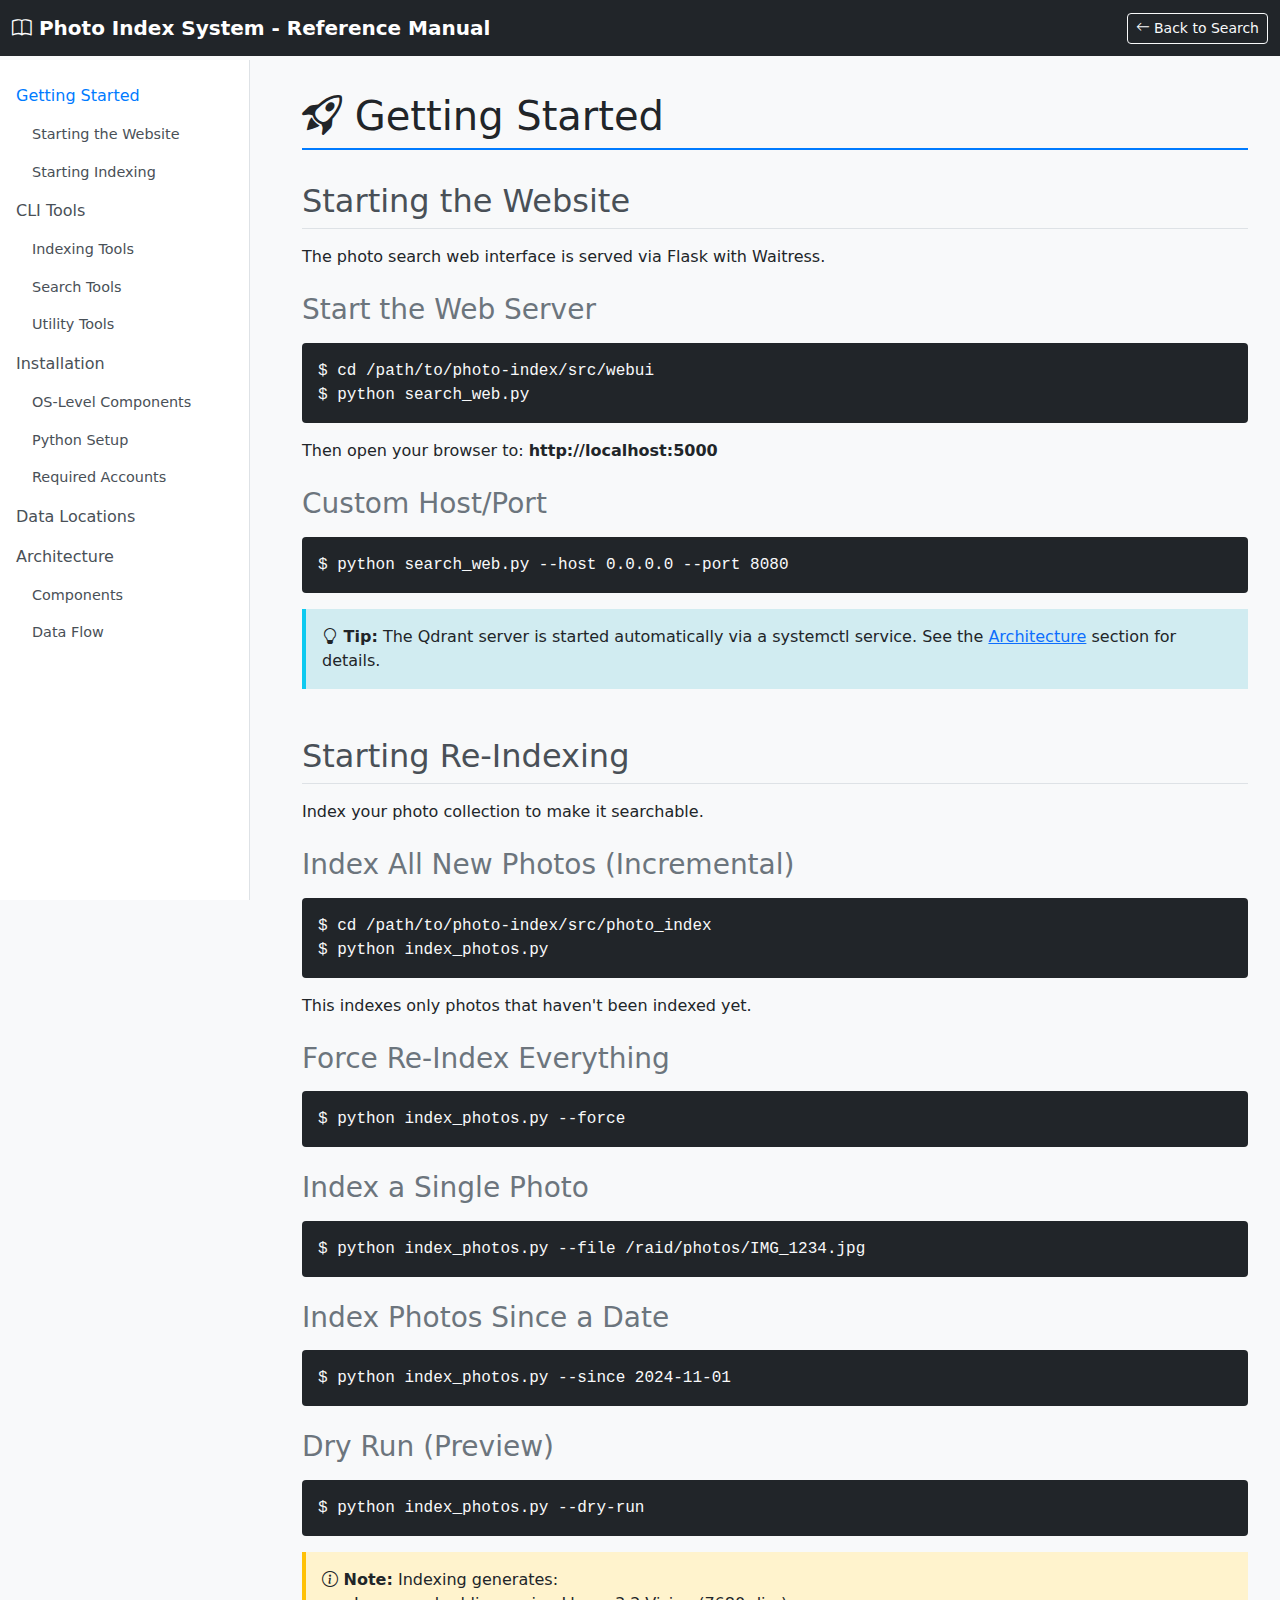
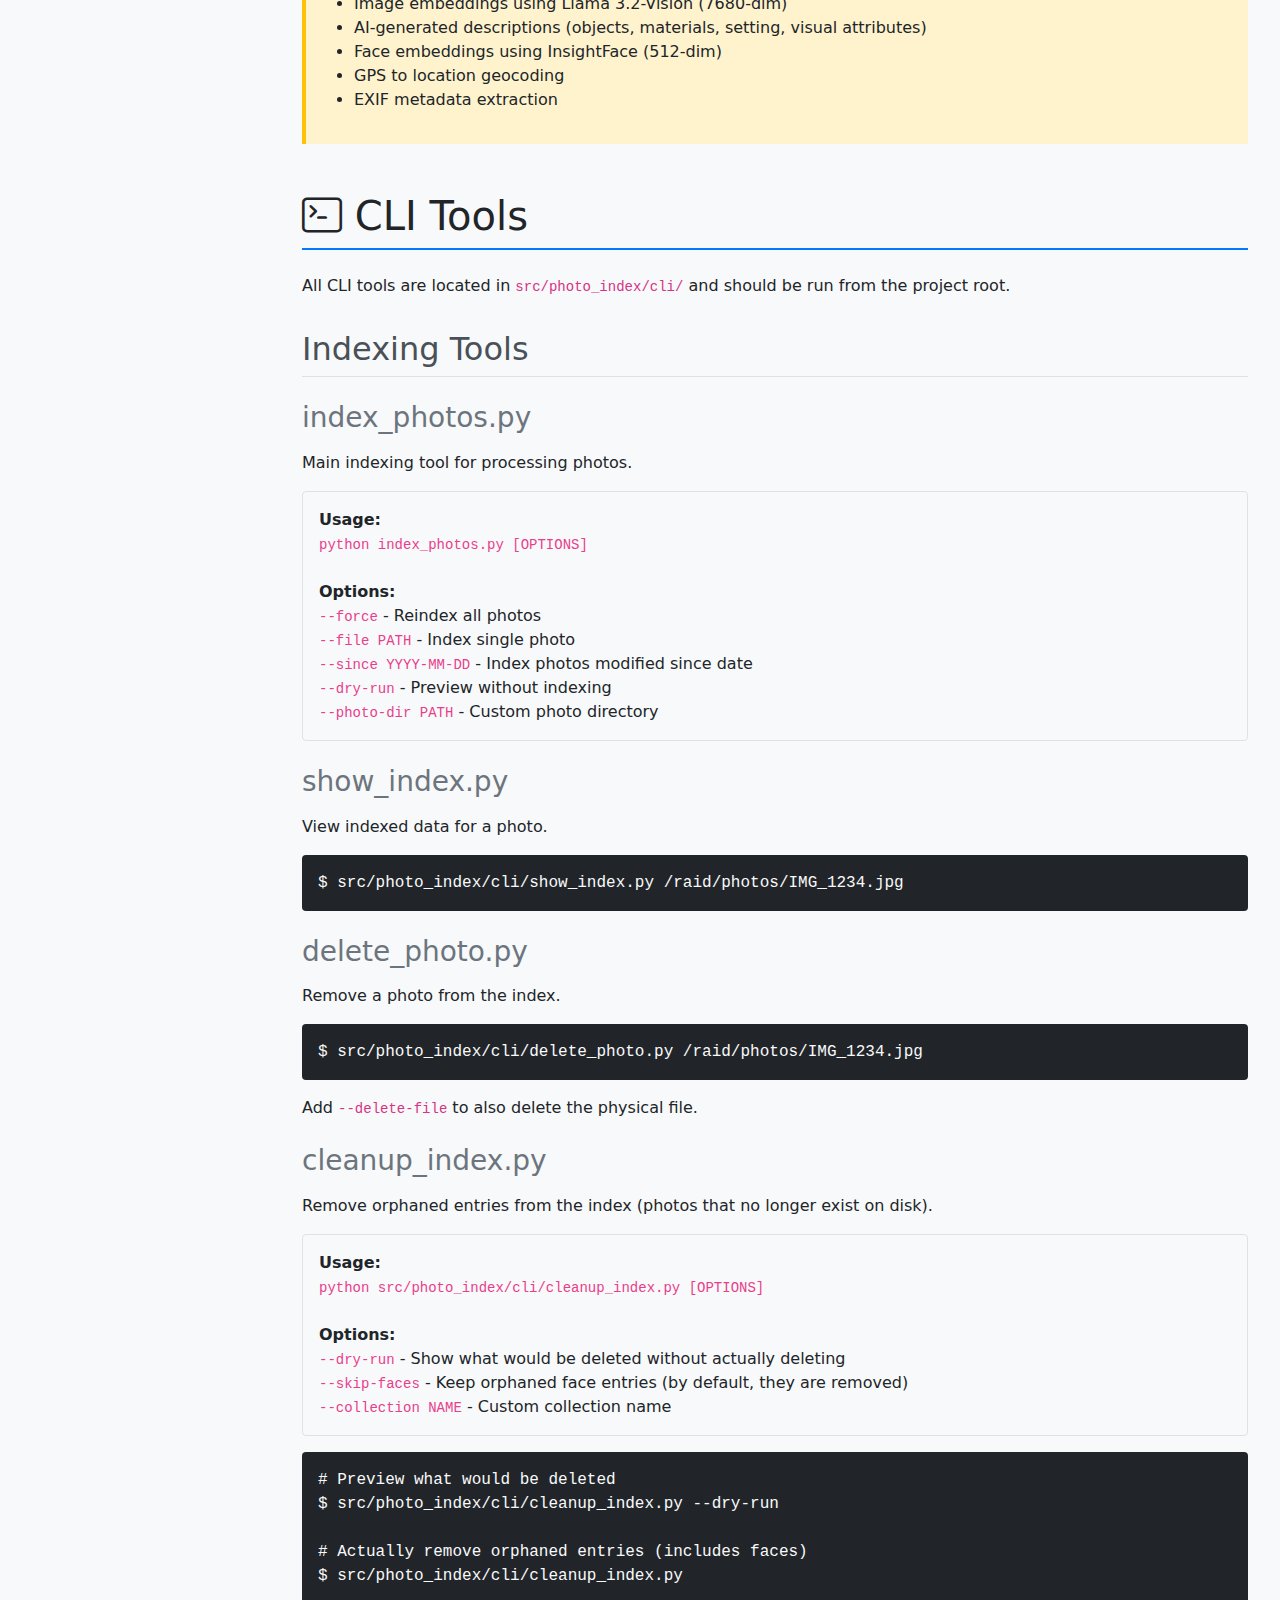
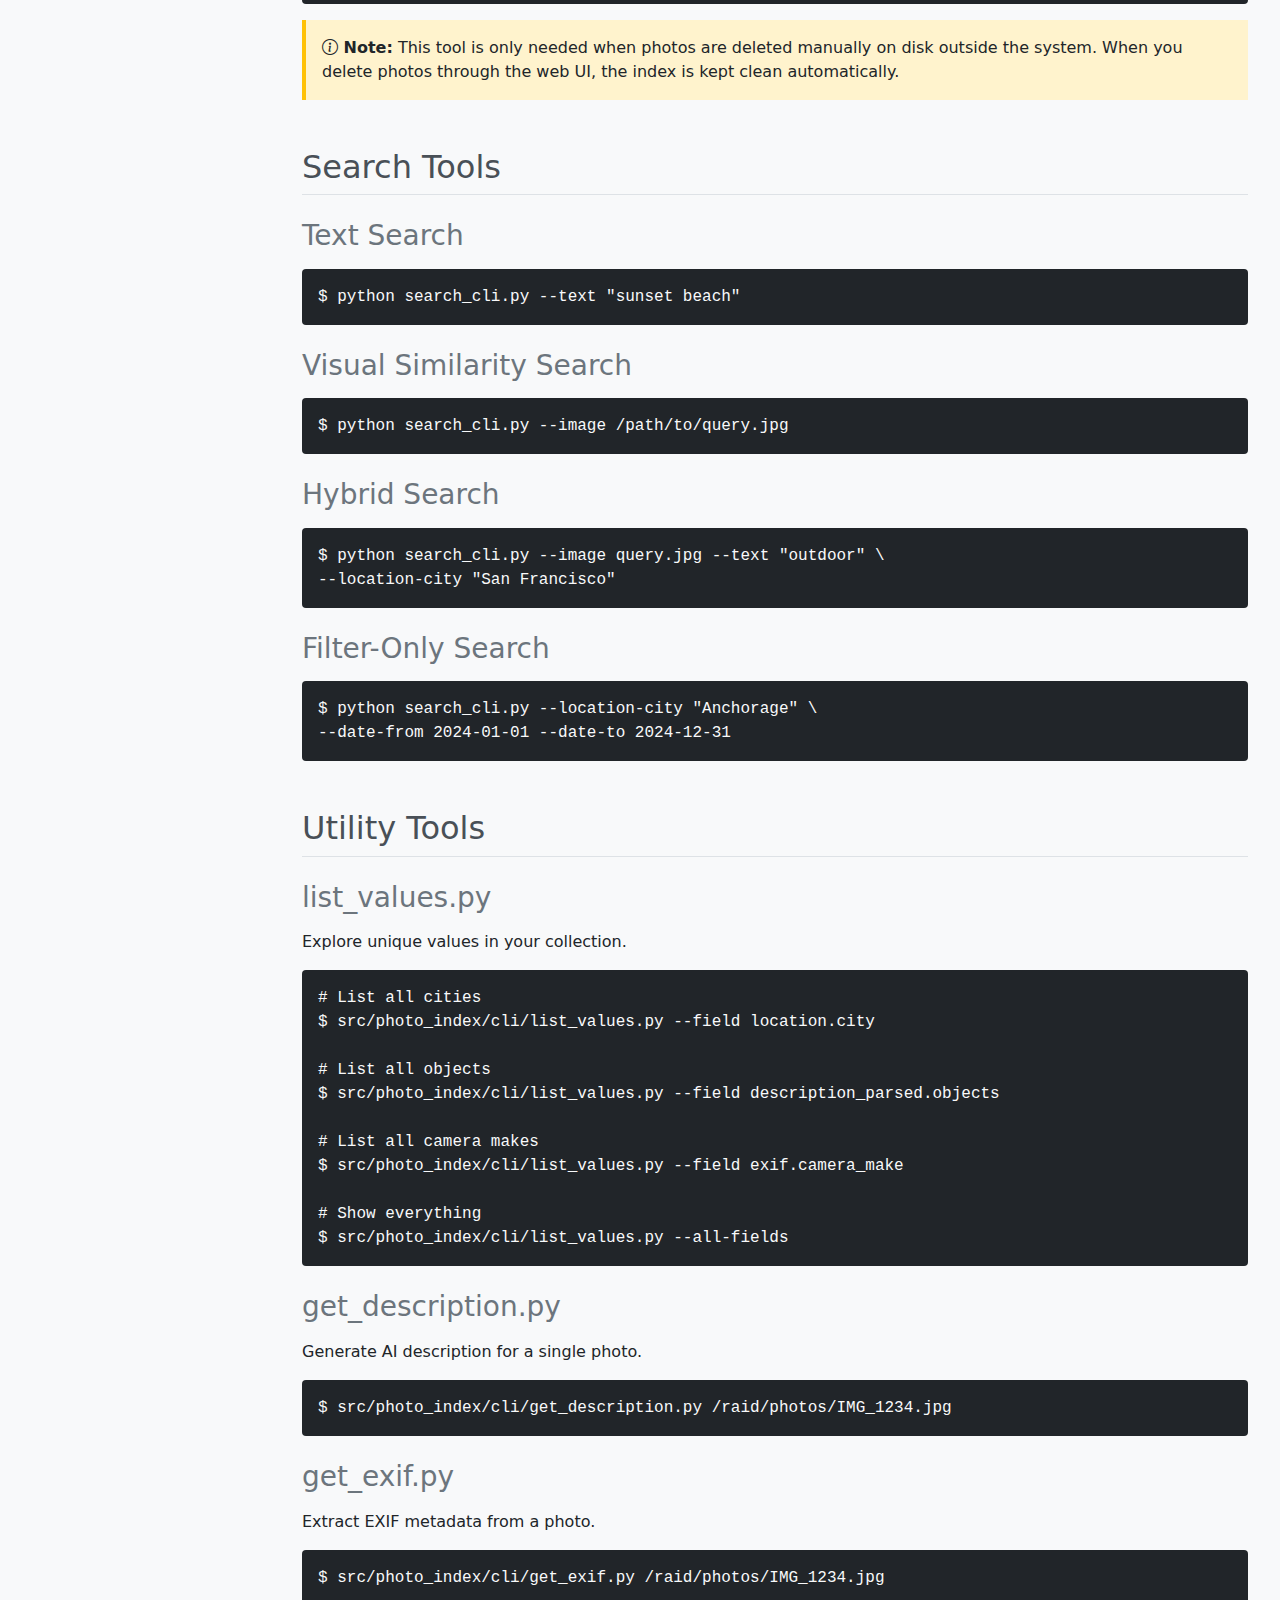
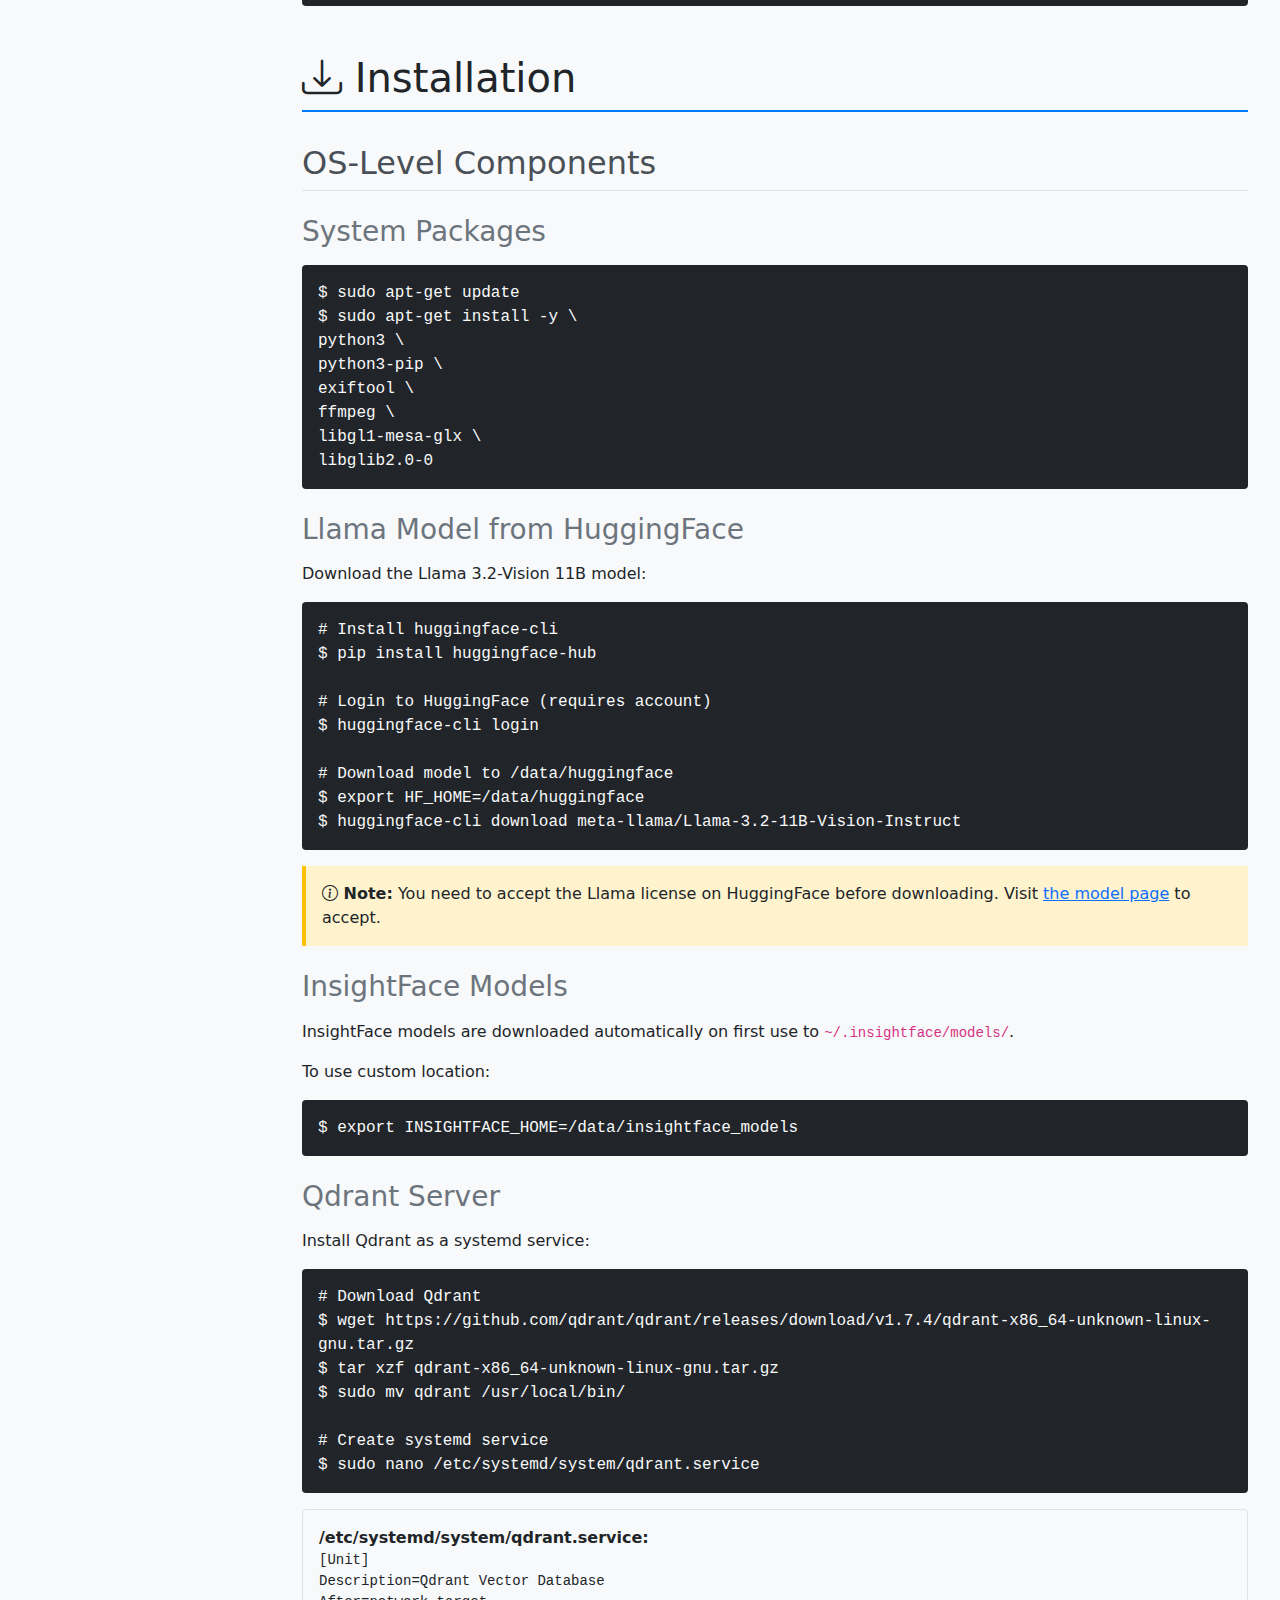
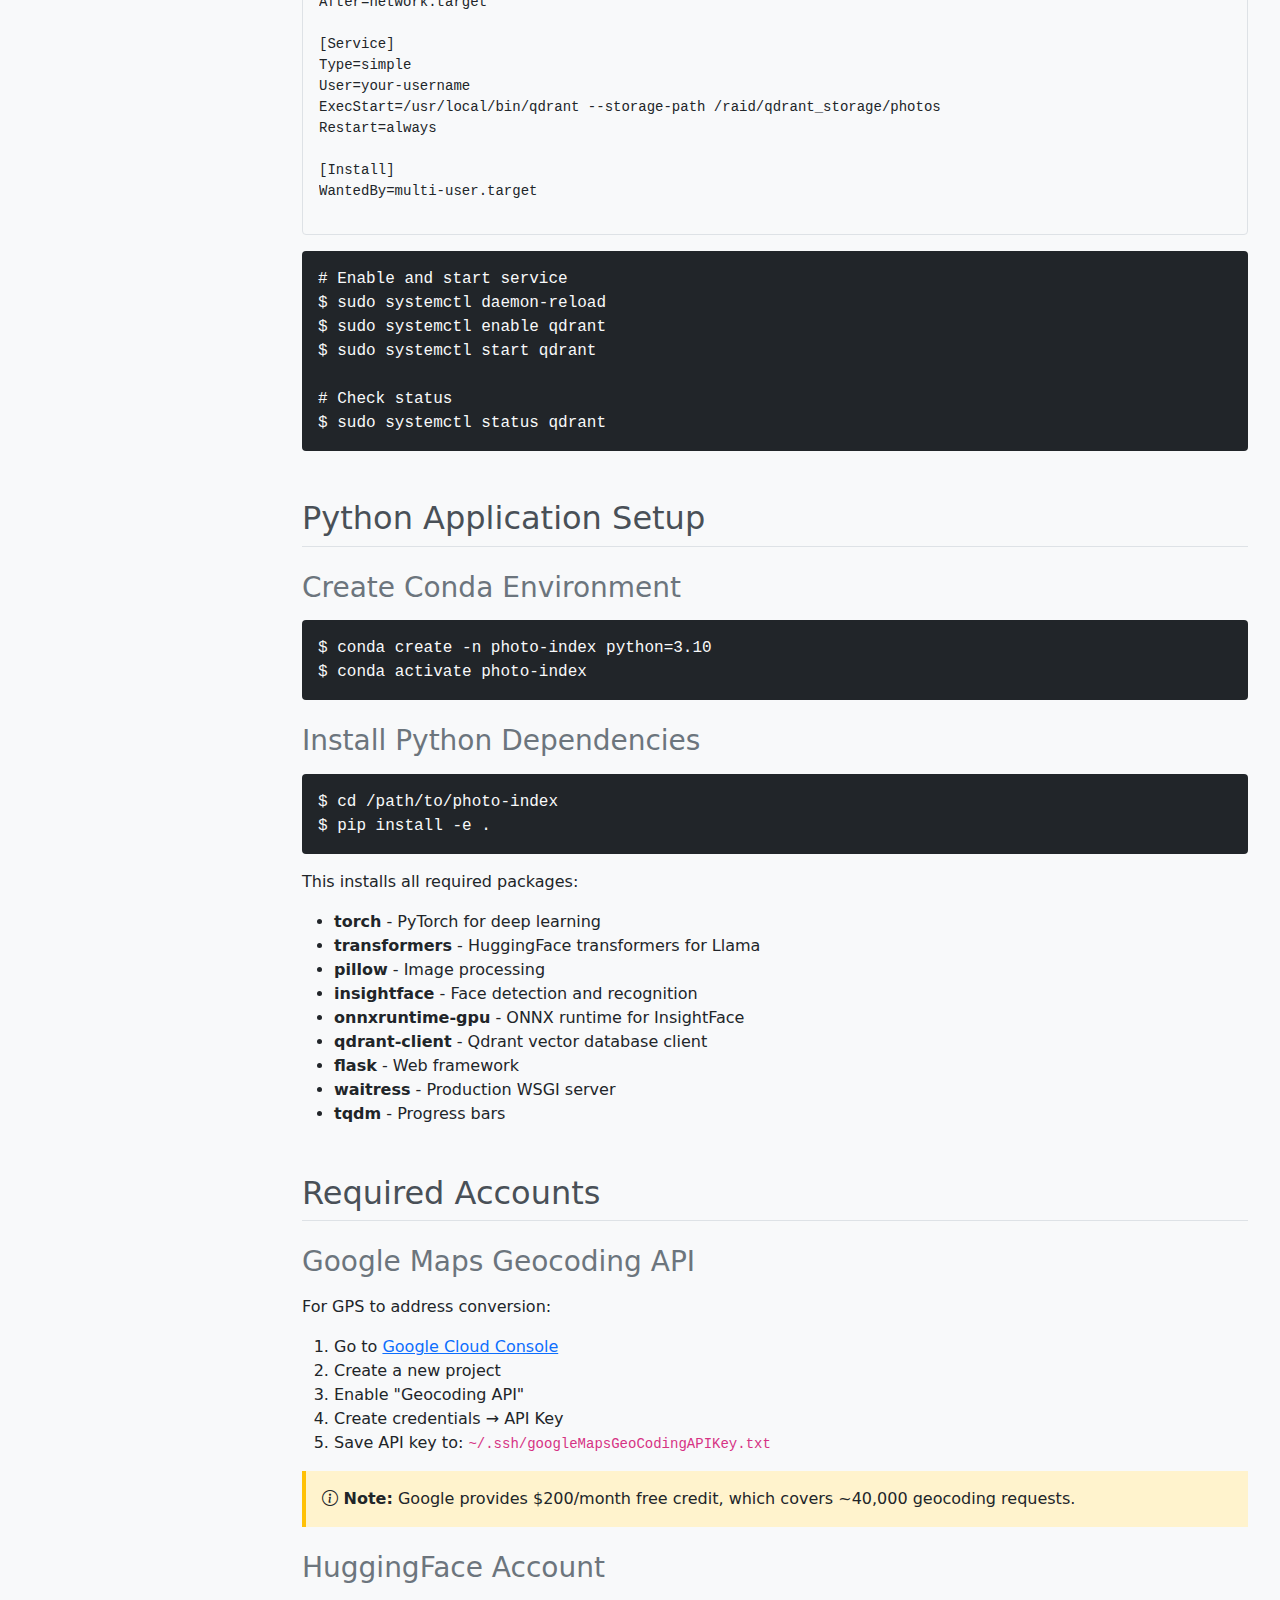
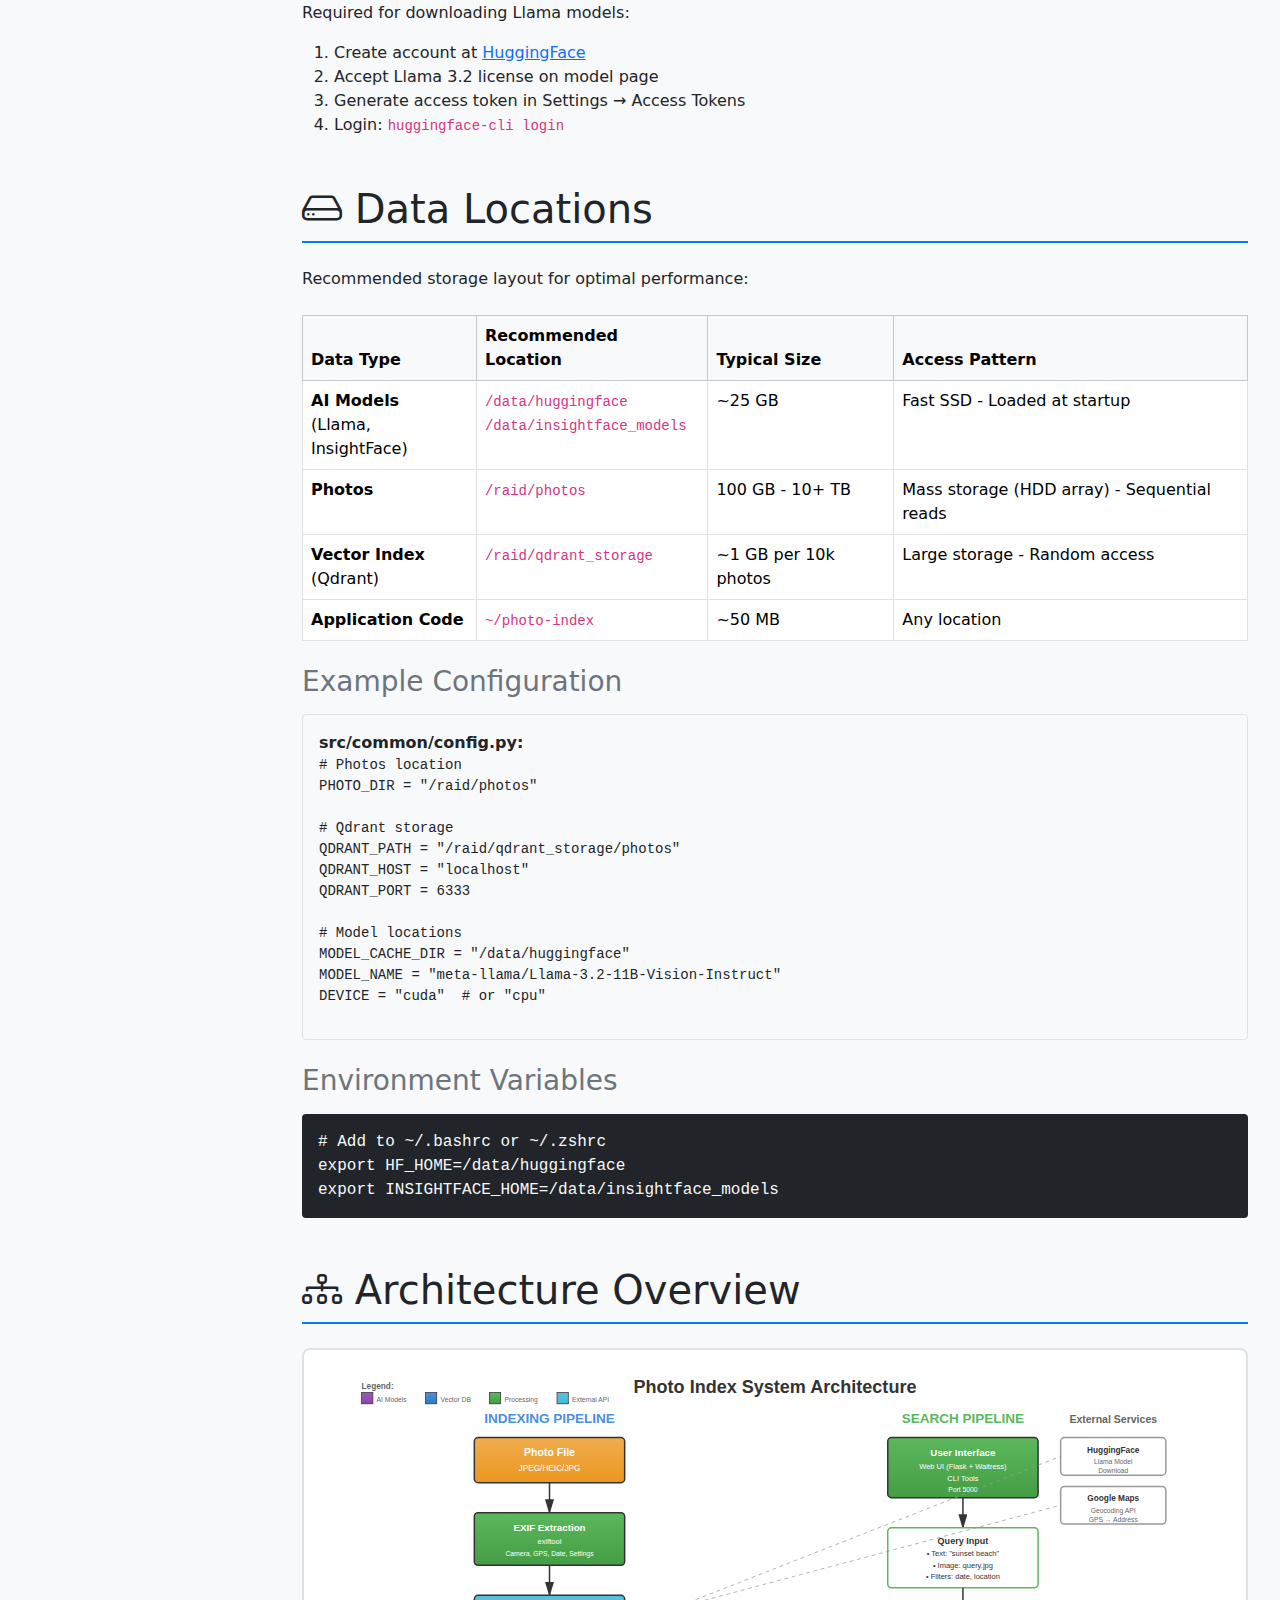
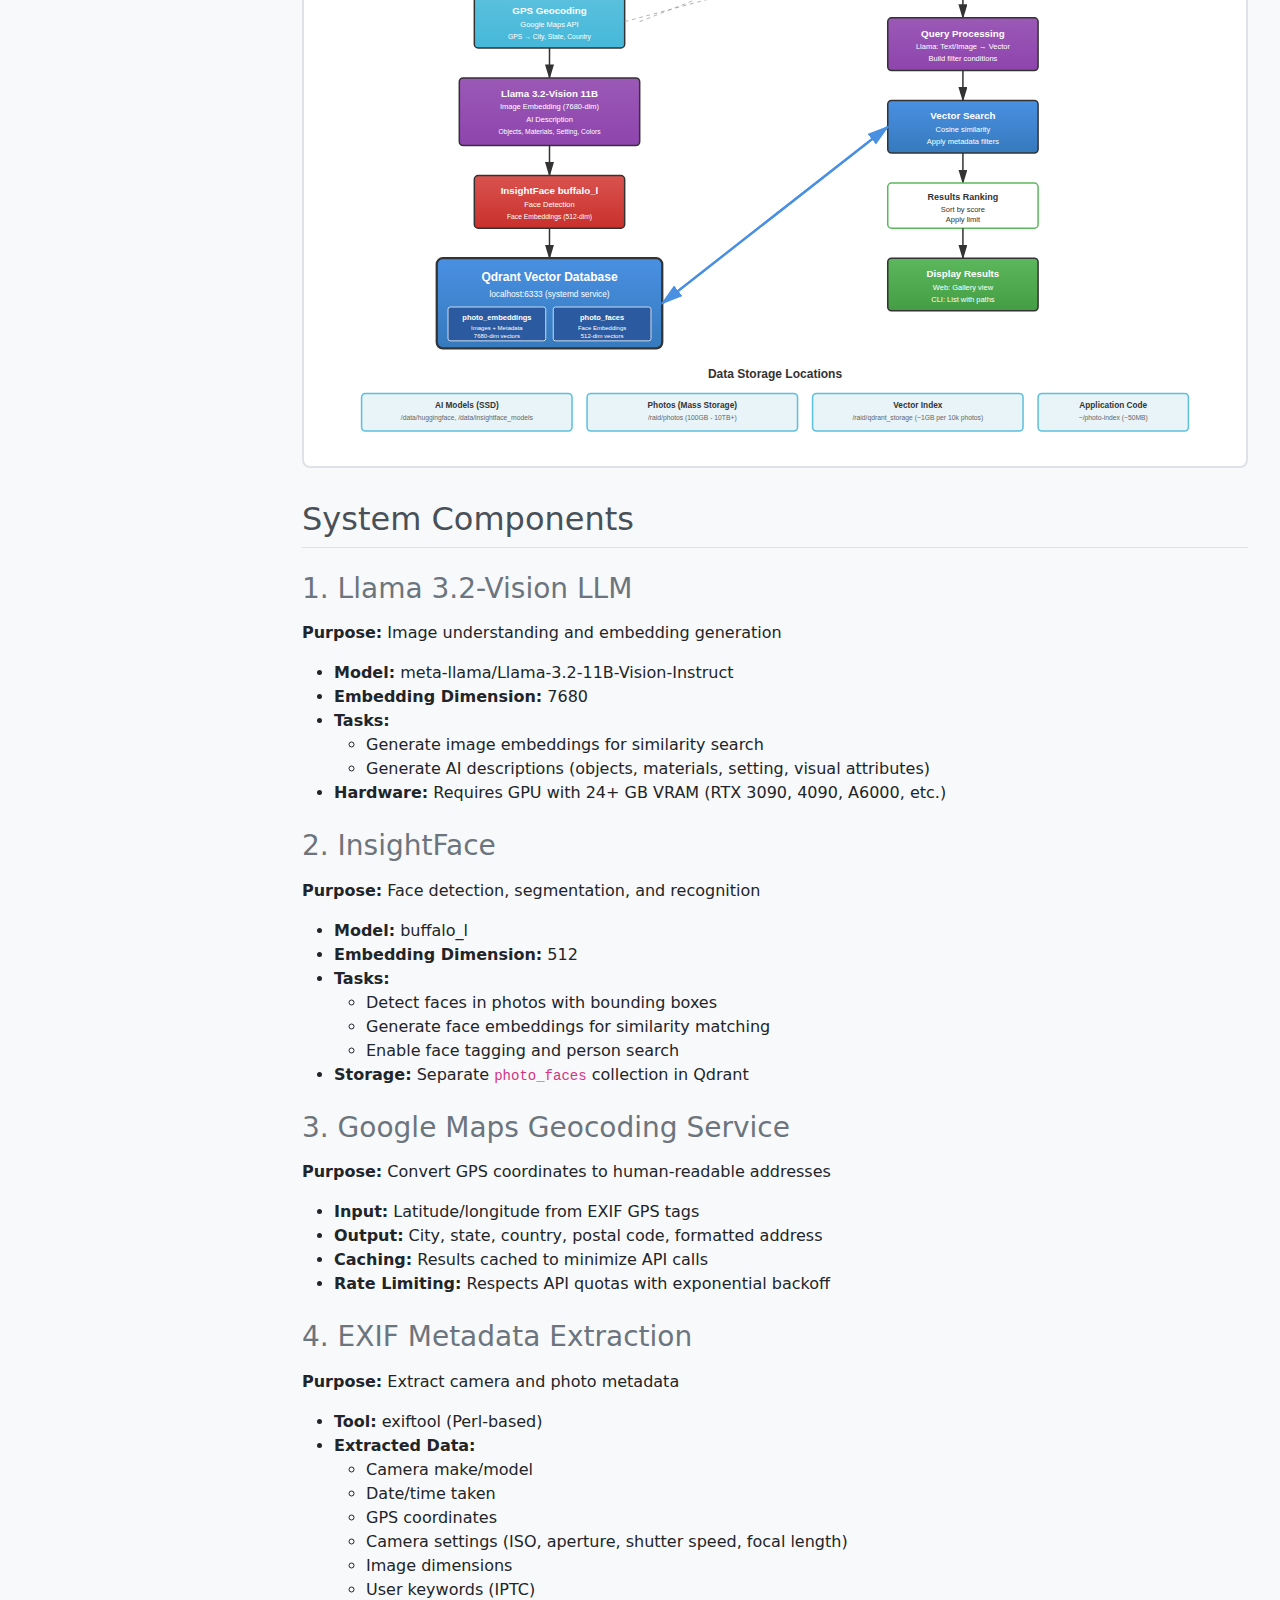
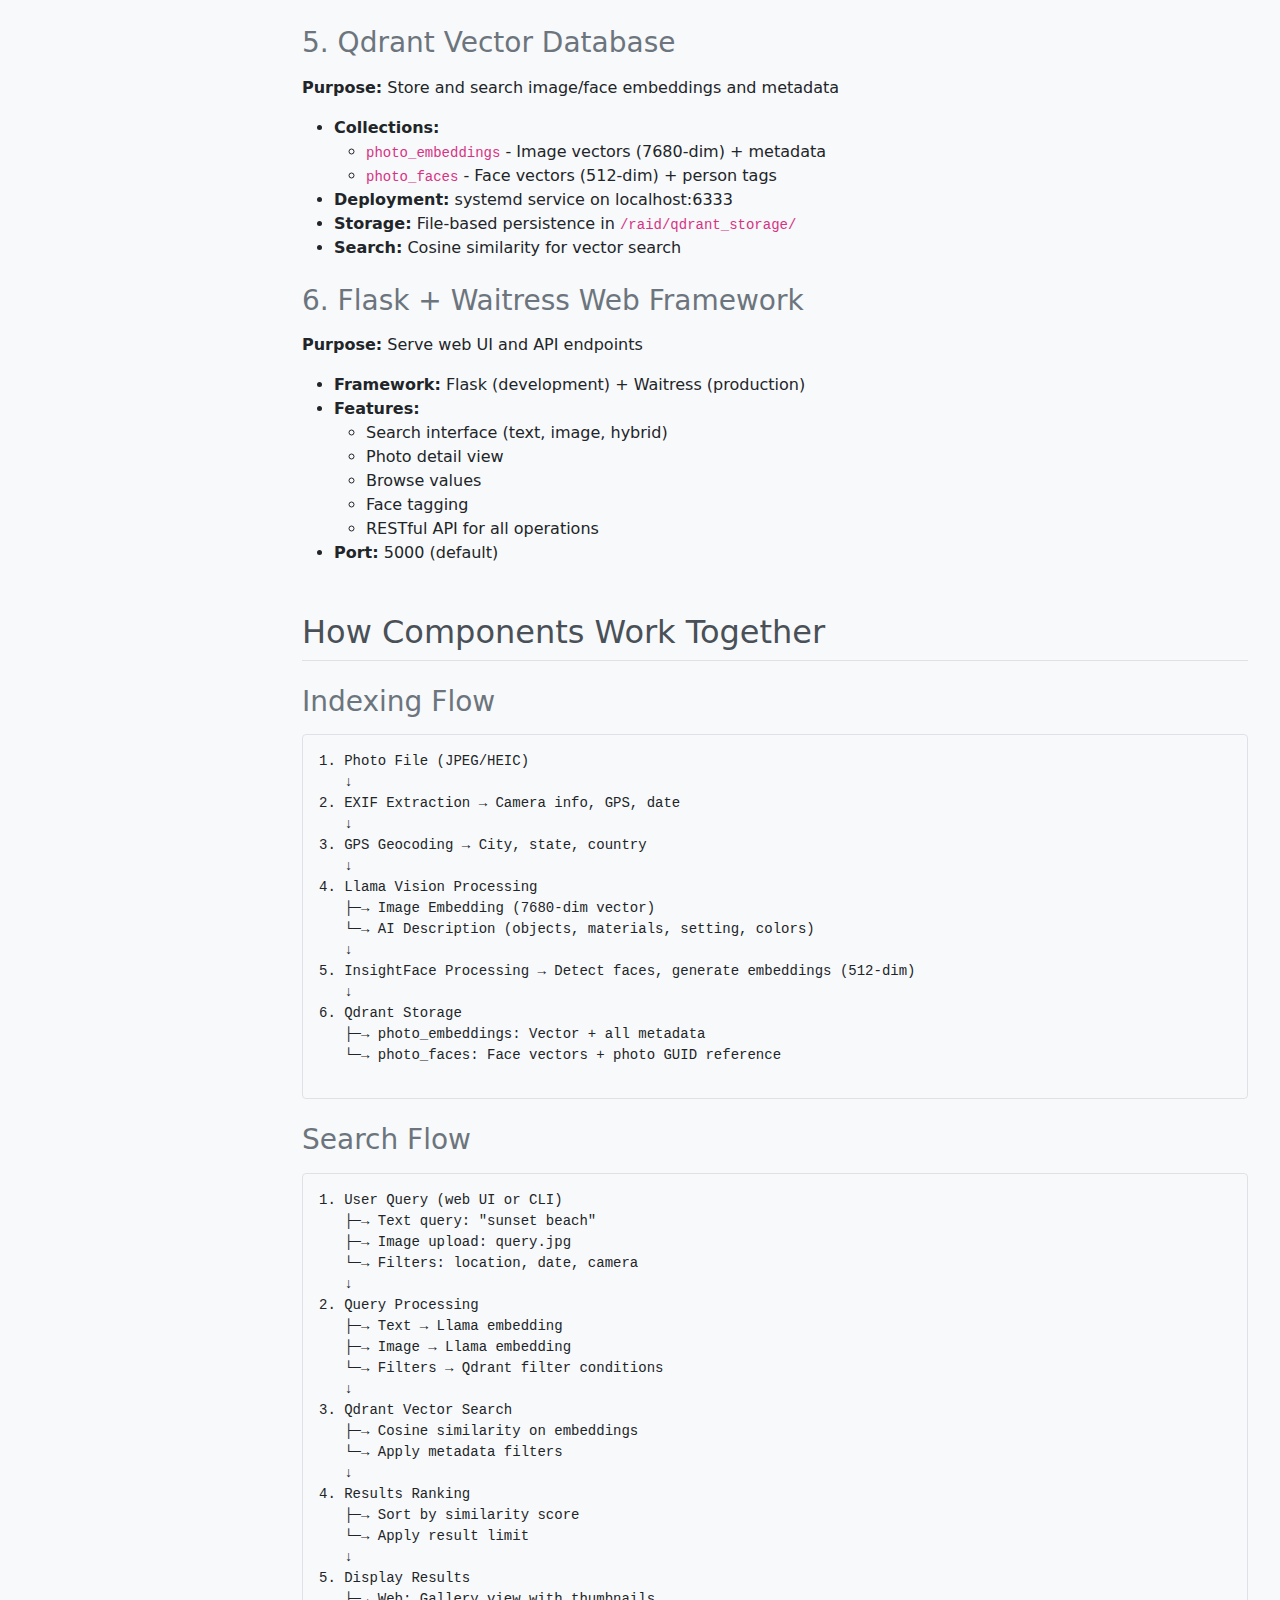
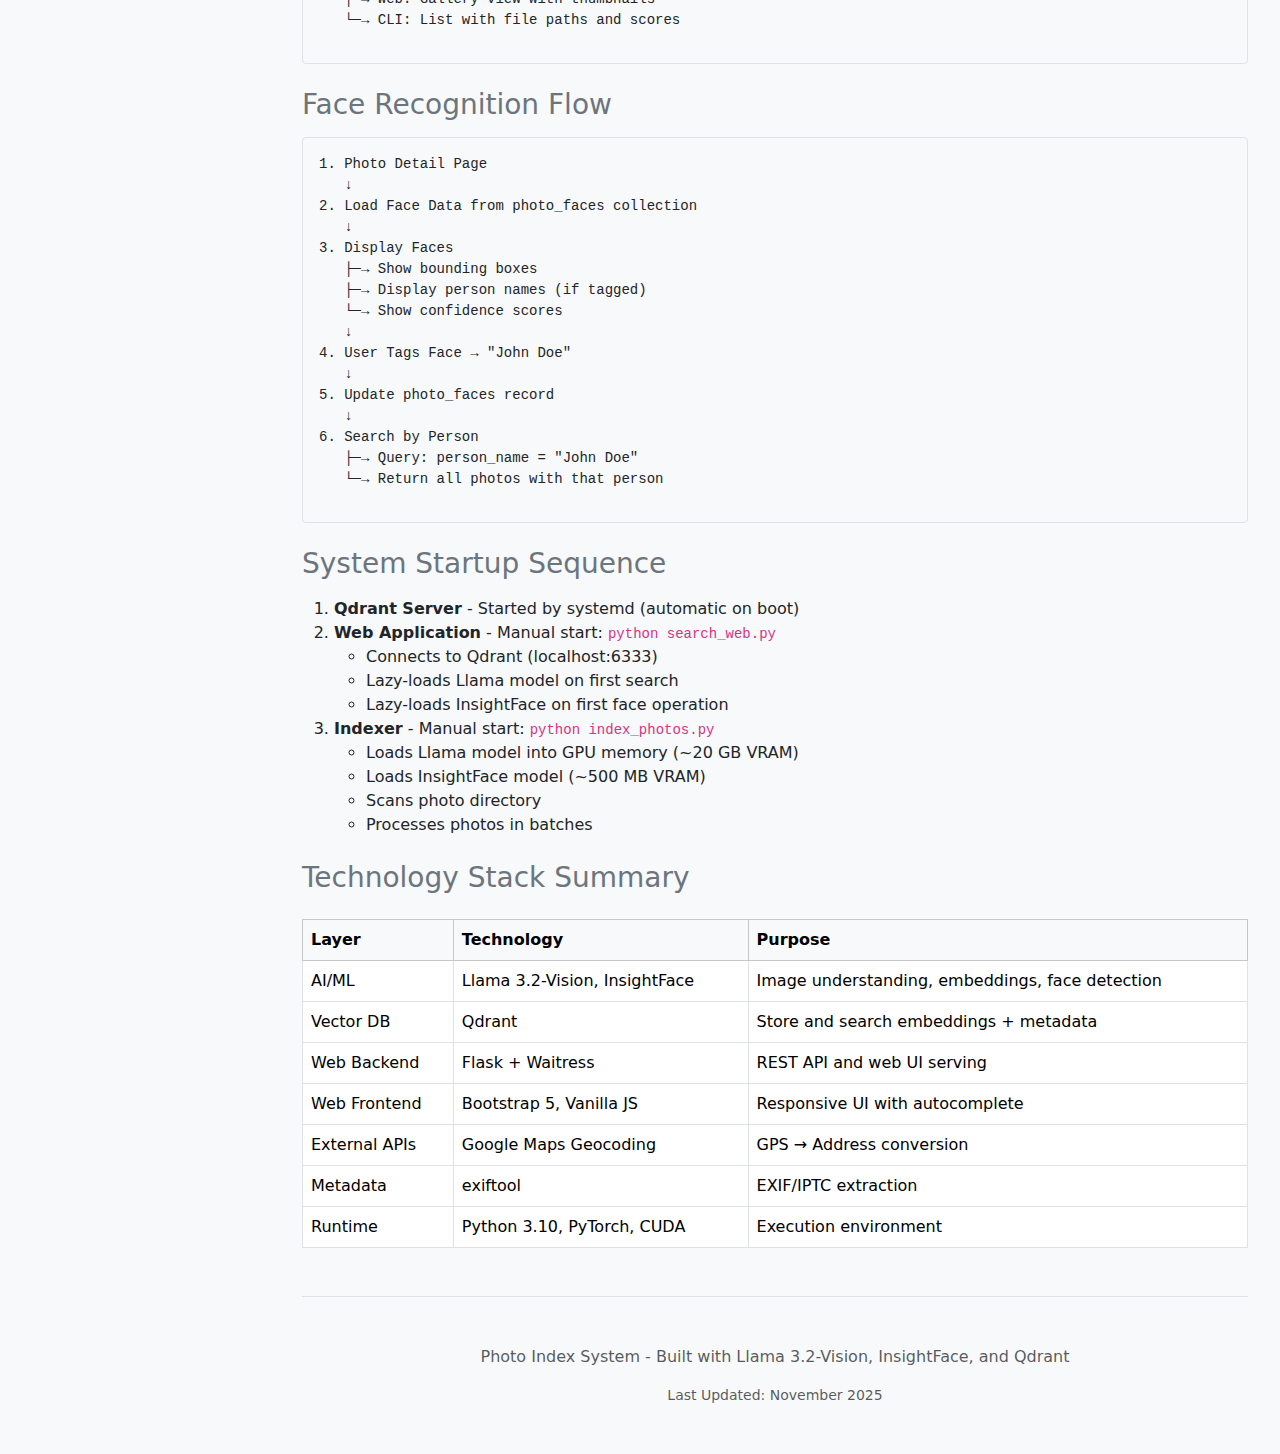
<file: src/webui/static/manual.html>
<!-- 
  @Author: Andreas Paepcke
  @Date:   2025-11-28 20:21:47
  @Last Modified by:   Andreas Paepcke
  @Last Modified time: 2025-11-28 20:32:35
-->
<!DOCTYPE html>
<html lang="en">
<head>
    <meta charset="UTF-8">
    <meta name="viewport" content="width=device-width, initial-scale=1.0">
    <title>Photo Index System - Reference Manual</title>
    <link href="https://cdn.jsdelivr.net/npm/bootstrap@5.3.0/dist/css/bootstrap.min.css" rel="stylesheet">
    <link rel="stylesheet" href="https://cdn.jsdelivr.net/npm/bootstrap-icons@1.11.0/font/bootstrap-icons.css">
    <style>
        body {
            padding-top: 60px;
            background-color: #f8f9fa;
        }
        .sidebar {
            position: fixed;
            top: 60px;
            left: 0;
            bottom: 0;
            width: 250px;
            overflow-y: auto;
            background-color: #fff;
            border-right: 1px solid #dee2e6;
            padding: 1rem;
        }
        .sidebar .nav-link {
            color: #495057;
            padding: 0.5rem 0;
        }
        .sidebar .nav-link:hover {
            color: #007bff;
        }
        .sidebar .nav-link.active {
            color: #007bff;
            font-weight: 500;
        }
        .sidebar .nav-link.sub {
            padding-left: 1rem;
            font-size: 0.9rem;
        }
        .content {
            margin-left: 270px;
            padding: 2rem;
            max-width: 1200px;
        }
        .navbar-brand {
            font-weight: bold;
        }
        h1 {
            color: #212529;
            border-bottom: 2px solid #007bff;
            padding-bottom: 0.5rem;
            margin-bottom: 1.5rem;
        }
        h2 {
            color: #495057;
            margin-top: 2rem;
            margin-bottom: 1rem;
            border-bottom: 1px solid #dee2e6;
            padding-bottom: 0.5rem;
        }
        h3 {
            color: #6c757d;
            margin-top: 1.5rem;
            margin-bottom: 1rem;
        }
        .code-block {
            background-color: #f8f9fa;
            border: 1px solid #dee2e6;
            border-radius: 4px;
            padding: 1rem;
            margin: 1rem 0;
            overflow-x: auto;
        }
        .code-block code {
            color: #e83e8c;
        }
        .command {
            background-color: #212529;
            color: #f8f9fa;
            padding: 1rem;
            border-radius: 4px;
            margin: 1rem 0;
            font-family: 'Courier New', monospace;
        }
        .note {
            background-color: #fff3cd;
            border-left: 4px solid #ffc107;
            padding: 1rem;
            margin: 1rem 0;
        }
        .tip {
            background-color: #d1ecf1;
            border-left: 4px solid #0dcaf0;
            padding: 1rem;
            margin: 1rem 0;
        }
        .table-section {
            margin: 1.5rem 0;
        }
        section {
            margin-bottom: 3rem;
        }
    </style>
</head>
<body data-bs-spy="scroll" data-bs-target="#toc" data-bs-offset="100">
    <!-- Navigation -->
    <nav class="navbar navbar-expand-lg navbar-dark bg-dark fixed-top">
        <div class="container-fluid">
            <a class="navbar-brand" href="/">
                <i class="bi bi-book"></i> Photo Index System - Reference Manual
            </a>
            <button class="btn btn-outline-light btn-sm" onclick="window.location.href='/'">
                <i class="bi bi-arrow-left"></i> Back to Search
            </button>
        </div>
    </nav>

    <!-- Sidebar TOC -->
    <nav id="toc" class="sidebar">
        <ul class="nav flex-column">
            <li class="nav-item"><a class="nav-link" href="#getting-started">Getting Started</a></li>
            <li class="nav-item"><a class="nav-link sub" href="#start-website">Starting the Website</a></li>
            <li class="nav-item"><a class="nav-link sub" href="#start-indexing">Starting Indexing</a></li>

            <li class="nav-item"><a class="nav-link" href="#cli-tools">CLI Tools</a></li>
            <li class="nav-item"><a class="nav-link sub" href="#indexing-tools">Indexing Tools</a></li>
            <li class="nav-item"><a class="nav-link sub" href="#search-tools">Search Tools</a></li>
            <li class="nav-item"><a class="nav-link sub" href="#utility-tools">Utility Tools</a></li>

            <li class="nav-item"><a class="nav-link" href="#installation">Installation</a></li>
            <li class="nav-item"><a class="nav-link sub" href="#os-components">OS-Level Components</a></li>
            <li class="nav-item"><a class="nav-link sub" href="#python-setup">Python Setup</a></li>
            <li class="nav-item"><a class="nav-link sub" href="#accounts">Required Accounts</a></li>

            <li class="nav-item"><a class="nav-link" href="#data-locations">Data Locations</a></li>

            <li class="nav-item"><a class="nav-link" href="#architecture">Architecture</a></li>
            <li class="nav-item"><a class="nav-link sub" href="#components">Components</a></li>
            <li class="nav-item"><a class="nav-link sub" href="#data-flow">Data Flow</a></li>
        </ul>
    </nav>

    <!-- Main Content -->
    <div class="content">
        <!-- Getting Started -->
        <section id="getting-started">
            <h1><i class="bi bi-rocket-takeoff"></i> Getting Started</h1>

            <section id="start-website">
                <h2>Starting the Website</h2>
                <p>The photo search web interface is served via Flask with Waitress.</p>

                <h3>Start the Web Server</h3>
                <div class="command">$ cd /path/to/photo-index/src/webui<br>$ python search_web.py</div>
                <p>Then open your browser to: <strong>http://localhost:5000</strong></p>

                <h3>Custom Host/Port</h3>
                <div class="command">$ python search_web.py --host 0.0.0.0 --port 8080</div>

                <div class="tip">
                    <strong><i class="bi bi-lightbulb"></i> Tip:</strong> The Qdrant server is started automatically via a systemctl service.
                    See the <a href="#architecture">Architecture</a> section for details.
                </div>
            </section>

            <section id="start-indexing">
                <h2>Starting Re-Indexing</h2>
                <p>Index your photo collection to make it searchable.</p>

                <h3>Index All New Photos (Incremental)</h3>
                <div class="command">$ cd /path/to/photo-index/src/photo_index<br>$ python index_photos.py</div>
                <p>This indexes only photos that haven't been indexed yet.</p>

                <h3>Force Re-Index Everything</h3>
                <div class="command">$ python index_photos.py --force</div>

                <h3>Index a Single Photo</h3>
                <div class="command">$ python index_photos.py --file /raid/photos/IMG_1234.jpg</div>

                <h3>Index Photos Since a Date</h3>
                <div class="command">$ python index_photos.py --since 2024-11-01</div>

                <h3>Dry Run (Preview)</h3>
                <div class="command">$ python index_photos.py --dry-run</div>

                <div class="note">
                    <strong><i class="bi bi-info-circle"></i> Note:</strong> Indexing generates:
                    <ul>
                        <li>Image embeddings using Llama 3.2-Vision (7680-dim)</li>
                        <li>AI-generated descriptions (objects, materials, setting, visual attributes)</li>
                        <li>Face embeddings using InsightFace (512-dim)</li>
                        <li>GPS to location geocoding</li>
                        <li>EXIF metadata extraction</li>
                    </ul>
                </div>
            </section>
        </section>

        <!-- CLI Tools -->
        <section id="cli-tools">
            <h1><i class="bi bi-terminal"></i> CLI Tools</h1>
            <p>All CLI tools are located in <code>src/photo_index/cli/</code> and should be run from the project root.</p>

            <section id="indexing-tools">
                <h2>Indexing Tools</h2>

                <h3>index_photos.py</h3>
                <p>Main indexing tool for processing photos.</p>
                <div class="code-block">
                    <strong>Usage:</strong><br>
                    <code>python index_photos.py [OPTIONS]</code><br><br>
                    <strong>Options:</strong><br>
                    <code>--force</code> - Reindex all photos<br>
                    <code>--file PATH</code> - Index single photo<br>
                    <code>--since YYYY-MM-DD</code> - Index photos modified since date<br>
                    <code>--dry-run</code> - Preview without indexing<br>
                    <code>--photo-dir PATH</code> - Custom photo directory
                </div>

                <h3>show_index.py</h3>
                <p>View indexed data for a photo.</p>
                <div class="command">$ src/photo_index/cli/show_index.py /raid/photos/IMG_1234.jpg</div>

                <h3>delete_photo.py</h3>
                <p>Remove a photo from the index.</p>
                <div class="command">$ src/photo_index/cli/delete_photo.py /raid/photos/IMG_1234.jpg</div>
                <p>Add <code>--delete-file</code> to also delete the physical file.</p>

                <h3>cleanup_index.py</h3>
                <p>Remove orphaned entries from the index (photos that no longer exist on disk).</p>
                <div class="code-block">
                    <strong>Usage:</strong><br>
                    <code>python src/photo_index/cli/cleanup_index.py [OPTIONS]</code><br><br>
                    <strong>Options:</strong><br>
                    <code>--dry-run</code> - Show what would be deleted without actually deleting<br>
                    <code>--skip-faces</code> - Keep orphaned face entries (by default, they are removed)<br>
                    <code>--collection NAME</code> - Custom collection name
                </div>
                <div class="command"># Preview what would be deleted<br>$ src/photo_index/cli/cleanup_index.py --dry-run<br><br># Actually remove orphaned entries (includes faces)<br>$ src/photo_index/cli/cleanup_index.py</div>

                <div class="note">
                    <strong><i class="bi bi-info-circle"></i> Note:</strong> This tool is only needed when photos are deleted manually on disk outside the system.
                    When you delete photos through the web UI, the index is kept clean automatically.
                </div>
            </section>

            <section id="search-tools">
                <h2>Search Tools</h2>

                <h3>Text Search</h3>
                <div class="command">$ python search_cli.py --text "sunset beach"</div>

                <h3>Visual Similarity Search</h3>
                <div class="command">$ python search_cli.py --image /path/to/query.jpg</div>

                <h3>Hybrid Search</h3>
                <div class="command">$ python search_cli.py --image query.jpg --text "outdoor" \<br>    --location-city "San Francisco"</div>

                <h3>Filter-Only Search</h3>
                <div class="command">$ python search_cli.py --location-city "Anchorage" \<br>    --date-from 2024-01-01 --date-to 2024-12-31</div>
            </section>

            <section id="utility-tools">
                <h2>Utility Tools</h2>

                <h3>list_values.py</h3>
                <p>Explore unique values in your collection.</p>
                <div class="command"># List all cities<br>$ src/photo_index/cli/list_values.py --field location.city<br><br># List all objects<br>$ src/photo_index/cli/list_values.py --field description_parsed.objects<br><br># List all camera makes<br>$ src/photo_index/cli/list_values.py --field exif.camera_make<br><br># Show everything<br>$ src/photo_index/cli/list_values.py --all-fields</div>

                <h3>get_description.py</h3>
                <p>Generate AI description for a single photo.</p>
                <div class="command">$ src/photo_index/cli/get_description.py /raid/photos/IMG_1234.jpg</div>

                <h3>get_exif.py</h3>
                <p>Extract EXIF metadata from a photo.</p>
                <div class="command">$ src/photo_index/cli/get_exif.py /raid/photos/IMG_1234.jpg</div>
            </section>
        </section>

        <!-- Installation -->
        <section id="installation">
            <h1><i class="bi bi-download"></i> Installation</h1>

            <section id="os-components">
                <h2>OS-Level Components</h2>

                <h3>System Packages</h3>
                <div class="command">$ sudo apt-get update<br>$ sudo apt-get install -y \<br>    python3 \<br>    python3-pip \<br>    exiftool \<br>    ffmpeg \<br>    libgl1-mesa-glx \<br>    libglib2.0-0</div>

                <h3>Llama Model from HuggingFace</h3>
                <p>Download the Llama 3.2-Vision 11B model:</p>
                <div class="command"># Install huggingface-cli<br>$ pip install huggingface-hub<br><br># Login to HuggingFace (requires account)<br>$ huggingface-cli login<br><br># Download model to /data/huggingface<br>$ export HF_HOME=/data/huggingface<br>$ huggingface-cli download meta-llama/Llama-3.2-11B-Vision-Instruct</div>

                <div class="note">
                    <strong><i class="bi bi-info-circle"></i> Note:</strong> You need to accept the Llama license on HuggingFace before downloading.
                    Visit <a href="https://huggingface.co/meta-llama/Llama-3.2-11B-Vision-Instruct" target="_blank">the model page</a> to accept.
                </div>

                <h3>InsightFace Models</h3>
                <p>InsightFace models are downloaded automatically on first use to <code>~/.insightface/models/</code>.</p>
                <p>To use custom location:</p>
                <div class="command">$ export INSIGHTFACE_HOME=/data/insightface_models</div>

                <h3>Qdrant Server</h3>
                <p>Install Qdrant as a systemd service:</p>
                <div class="command"># Download Qdrant<br>$ wget https://github.com/qdrant/qdrant/releases/download/v1.7.4/qdrant-x86_64-unknown-linux-gnu.tar.gz<br>$ tar xzf qdrant-x86_64-unknown-linux-gnu.tar.gz<br>$ sudo mv qdrant /usr/local/bin/<br><br># Create systemd service<br>$ sudo nano /etc/systemd/system/qdrant.service</div>

                <div class="code-block">
                    <strong>/etc/systemd/system/qdrant.service:</strong>
                    <pre>[Unit]
Description=Qdrant Vector Database
After=network.target

[Service]
Type=simple
User=your-username
ExecStart=/usr/local/bin/qdrant --storage-path /raid/qdrant_storage/photos
Restart=always

[Install]
WantedBy=multi-user.target</pre>
                </div>

                <div class="command"># Enable and start service<br>$ sudo systemctl daemon-reload<br>$ sudo systemctl enable qdrant<br>$ sudo systemctl start qdrant<br><br># Check status<br>$ sudo systemctl status qdrant</div>
            </section>

            <section id="python-setup">
                <h2>Python Application Setup</h2>

                <h3>Create Conda Environment</h3>
                <div class="command">$ conda create -n photo-index python=3.10<br>$ conda activate photo-index</div>

                <h3>Install Python Dependencies</h3>
                <div class="command">$ cd /path/to/photo-index<br>$ pip install -e .</div>

                <p>This installs all required packages:</p>
                <ul>
                    <li><strong>torch</strong> - PyTorch for deep learning</li>
                    <li><strong>transformers</strong> - HuggingFace transformers for Llama</li>
                    <li><strong>pillow</strong> - Image processing</li>
                    <li><strong>insightface</strong> - Face detection and recognition</li>
                    <li><strong>onnxruntime-gpu</strong> - ONNX runtime for InsightFace</li>
                    <li><strong>qdrant-client</strong> - Qdrant vector database client</li>
                    <li><strong>flask</strong> - Web framework</li>
                    <li><strong>waitress</strong> - Production WSGI server</li>
                    <li><strong>tqdm</strong> - Progress bars</li>
                </ul>
            </section>

            <section id="accounts">
                <h2>Required Accounts</h2>

                <h3>Google Maps Geocoding API</h3>
                <p>For GPS to address conversion:</p>
                <ol>
                    <li>Go to <a href="https://console.cloud.google.com" target="_blank">Google Cloud Console</a></li>
                    <li>Create a new project</li>
                    <li>Enable "Geocoding API"</li>
                    <li>Create credentials → API Key</li>
                    <li>Save API key to: <code>~/.ssh/googleMapsGeoCodingAPIKey.txt</code></li>
                </ol>

                <div class="note">
                    <strong><i class="bi bi-info-circle"></i> Note:</strong> Google provides $200/month free credit, which covers ~40,000 geocoding requests.
                </div>

                <h3>HuggingFace Account</h3>
                <p>Required for downloading Llama models:</p>
                <ol>
                    <li>Create account at <a href="https://huggingface.co" target="_blank">HuggingFace</a></li>
                    <li>Accept Llama 3.2 license on model page</li>
                    <li>Generate access token in Settings → Access Tokens</li>
                    <li>Login: <code>huggingface-cli login</code></li>
                </ol>
            </section>
        </section>

        <!-- Data Locations -->
        <section id="data-locations">
            <h1><i class="bi bi-hdd"></i> Data Locations</h1>
            <p>Recommended storage layout for optimal performance:</p>

            <div class="table-section">
                <table class="table table-bordered">
                    <thead class="table-light">
                        <tr>
                            <th>Data Type</th>
                            <th>Recommended Location</th>
                            <th>Typical Size</th>
                            <th>Access Pattern</th>
                        </tr>
                    </thead>
                    <tbody>
                        <tr>
                            <td><strong>AI Models</strong><br>(Llama, InsightFace)</td>
                            <td><code>/data/huggingface</code><br><code>/data/insightface_models</code></td>
                            <td>~25 GB</td>
                            <td>Fast SSD - Loaded at startup</td>
                        </tr>
                        <tr>
                            <td><strong>Photos</strong></td>
                            <td><code>/raid/photos</code></td>
                            <td>100 GB - 10+ TB</td>
                            <td>Mass storage (HDD array) - Sequential reads</td>
                        </tr>
                        <tr>
                            <td><strong>Vector Index</strong><br>(Qdrant)</td>
                            <td><code>/raid/qdrant_storage</code></td>
                            <td>~1 GB per 10k photos</td>
                            <td>Large storage - Random access</td>
                        </tr>
                        <tr>
                            <td><strong>Application Code</strong></td>
                            <td><code>~/photo-index</code></td>
                            <td>~50 MB</td>
                            <td>Any location</td>
                        </tr>
                    </tbody>
                </table>
            </div>

            <h3>Example Configuration</h3>
            <div class="code-block">
                <strong>src/common/config.py:</strong>
                <pre># Photos location
PHOTO_DIR = "/raid/photos"

# Qdrant storage
QDRANT_PATH = "/raid/qdrant_storage/photos"
QDRANT_HOST = "localhost"
QDRANT_PORT = 6333

# Model locations
MODEL_CACHE_DIR = "/data/huggingface"
MODEL_NAME = "meta-llama/Llama-3.2-11B-Vision-Instruct"
DEVICE = "cuda"  # or "cpu"</pre>
            </div>

            <h3>Environment Variables</h3>
            <div class="command"># Add to ~/.bashrc or ~/.zshrc<br>export HF_HOME=/data/huggingface<br>export INSIGHTFACE_HOME=/data/insightface_models</div>
        </section>

        <!-- Architecture -->
        <section id="architecture">
            <h1><i class="bi bi-diagram-3"></i> Architecture Overview</h1>

            <!-- Architecture Diagram -->
            <div class="text-center my-4">
                <img src="architecture-diagram.svg" alt="System Architecture Diagram" style="max-width: 100%; height: auto; border: 2px solid #dee2e6; border-radius: 8px; background: white; padding: 20px;">
            </div>

            <section id="components">
                <h2>System Components</h2>

                <h3>1. Llama 3.2-Vision LLM</h3>
                <p><strong>Purpose:</strong> Image understanding and embedding generation</p>
                <ul>
                    <li><strong>Model:</strong> meta-llama/Llama-3.2-11B-Vision-Instruct</li>
                    <li><strong>Embedding Dimension:</strong> 7680</li>
                    <li><strong>Tasks:</strong>
                        <ul>
                            <li>Generate image embeddings for similarity search</li>
                            <li>Generate AI descriptions (objects, materials, setting, visual attributes)</li>
                        </ul>
                    </li>
                    <li><strong>Hardware:</strong> Requires GPU with 24+ GB VRAM (RTX 3090, 4090, A6000, etc.)</li>
                </ul>

                <h3>2. InsightFace</h3>
                <p><strong>Purpose:</strong> Face detection, segmentation, and recognition</p>
                <ul>
                    <li><strong>Model:</strong> buffalo_l</li>
                    <li><strong>Embedding Dimension:</strong> 512</li>
                    <li><strong>Tasks:</strong>
                        <ul>
                            <li>Detect faces in photos with bounding boxes</li>
                            <li>Generate face embeddings for similarity matching</li>
                            <li>Enable face tagging and person search</li>
                        </ul>
                    </li>
                    <li><strong>Storage:</strong> Separate <code>photo_faces</code> collection in Qdrant</li>
                </ul>

                <h3>3. Google Maps Geocoding Service</h3>
                <p><strong>Purpose:</strong> Convert GPS coordinates to human-readable addresses</p>
                <ul>
                    <li><strong>Input:</strong> Latitude/longitude from EXIF GPS tags</li>
                    <li><strong>Output:</strong> City, state, country, postal code, formatted address</li>
                    <li><strong>Caching:</strong> Results cached to minimize API calls</li>
                    <li><strong>Rate Limiting:</strong> Respects API quotas with exponential backoff</li>
                </ul>

                <h3>4. EXIF Metadata Extraction</h3>
                <p><strong>Purpose:</strong> Extract camera and photo metadata</p>
                <ul>
                    <li><strong>Tool:</strong> exiftool (Perl-based)</li>
                    <li><strong>Extracted Data:</strong>
                        <ul>
                            <li>Camera make/model</li>
                            <li>Date/time taken</li>
                            <li>GPS coordinates</li>
                            <li>Camera settings (ISO, aperture, shutter speed, focal length)</li>
                            <li>Image dimensions</li>
                            <li>User keywords (IPTC)</li>
                        </ul>
                    </li>
                </ul>

                <h3>5. Qdrant Vector Database</h3>
                <p><strong>Purpose:</strong> Store and search image/face embeddings and metadata</p>
                <ul>
                    <li><strong>Collections:</strong>
                        <ul>
                            <li><code>photo_embeddings</code> - Image vectors (7680-dim) + metadata</li>
                            <li><code>photo_faces</code> - Face vectors (512-dim) + person tags</li>
                        </ul>
                    </li>
                    <li><strong>Deployment:</strong> systemd service on localhost:6333</li>
                    <li><strong>Storage:</strong> File-based persistence in <code>/raid/qdrant_storage/</code></li>
                    <li><strong>Search:</strong> Cosine similarity for vector search</li>
                </ul>

                <h3>6. Flask + Waitress Web Framework</h3>
                <p><strong>Purpose:</strong> Serve web UI and API endpoints</p>
                <ul>
                    <li><strong>Framework:</strong> Flask (development) + Waitress (production)</li>
                    <li><strong>Features:</strong>
                        <ul>
                            <li>Search interface (text, image, hybrid)</li>
                            <li>Photo detail view</li>
                            <li>Browse values</li>
                            <li>Face tagging</li>
                            <li>RESTful API for all operations</li>
                        </ul>
                    </li>
                    <li><strong>Port:</strong> 5000 (default)</li>
                </ul>
            </section>

            <section id="data-flow">
                <h2>How Components Work Together</h2>

                <h3>Indexing Flow</h3>
                <div class="code-block">
                    <pre>1. Photo File (JPEG/HEIC)
   ↓
2. EXIF Extraction → Camera info, GPS, date
   ↓
3. GPS Geocoding → City, state, country
   ↓
4. Llama Vision Processing
   ├─→ Image Embedding (7680-dim vector)
   └─→ AI Description (objects, materials, setting, colors)
   ↓
5. InsightFace Processing → Detect faces, generate embeddings (512-dim)
   ↓
6. Qdrant Storage
   ├─→ photo_embeddings: Vector + all metadata
   └─→ photo_faces: Face vectors + photo GUID reference</pre>
                </div>

                <h3>Search Flow</h3>
                <div class="code-block">
                    <pre>1. User Query (web UI or CLI)
   ├─→ Text query: "sunset beach"
   ├─→ Image upload: query.jpg
   └─→ Filters: location, date, camera
   ↓
2. Query Processing
   ├─→ Text → Llama embedding
   ├─→ Image → Llama embedding
   └─→ Filters → Qdrant filter conditions
   ↓
3. Qdrant Vector Search
   ├─→ Cosine similarity on embeddings
   └─→ Apply metadata filters
   ↓
4. Results Ranking
   ├─→ Sort by similarity score
   └─→ Apply result limit
   ↓
5. Display Results
   ├─→ Web: Gallery view with thumbnails
   └─→ CLI: List with file paths and scores</pre>
                </div>

                <h3>Face Recognition Flow</h3>
                <div class="code-block">
                    <pre>1. Photo Detail Page
   ↓
2. Load Face Data from photo_faces collection
   ↓
3. Display Faces
   ├─→ Show bounding boxes
   ├─→ Display person names (if tagged)
   └─→ Show confidence scores
   ↓
4. User Tags Face → "John Doe"
   ↓
5. Update photo_faces record
   ↓
6. Search by Person
   ├─→ Query: person_name = "John Doe"
   └─→ Return all photos with that person</pre>
                </div>

                <h3>System Startup Sequence</h3>
                <ol>
                    <li><strong>Qdrant Server</strong> - Started by systemd (automatic on boot)</li>
                    <li><strong>Web Application</strong> - Manual start: <code>python search_web.py</code>
                        <ul>
                            <li>Connects to Qdrant (localhost:6333)</li>
                            <li>Lazy-loads Llama model on first search</li>
                            <li>Lazy-loads InsightFace on first face operation</li>
                        </ul>
                    </li>
                    <li><strong>Indexer</strong> - Manual start: <code>python index_photos.py</code>
                        <ul>
                            <li>Loads Llama model into GPU memory (~20 GB VRAM)</li>
                            <li>Loads InsightFace model (~500 MB VRAM)</li>
                            <li>Scans photo directory</li>
                            <li>Processes photos in batches</li>
                        </ul>
                    </li>
                </ol>

                <h3>Technology Stack Summary</h3>
                <div class="table-section">
                    <table class="table table-bordered">
                        <thead class="table-light">
                            <tr>
                                <th>Layer</th>
                                <th>Technology</th>
                                <th>Purpose</th>
                            </tr>
                        </thead>
                        <tbody>
                            <tr>
                                <td>AI/ML</td>
                                <td>Llama 3.2-Vision, InsightFace</td>
                                <td>Image understanding, embeddings, face detection</td>
                            </tr>
                            <tr>
                                <td>Vector DB</td>
                                <td>Qdrant</td>
                                <td>Store and search embeddings + metadata</td>
                            </tr>
                            <tr>
                                <td>Web Backend</td>
                                <td>Flask + Waitress</td>
                                <td>REST API and web UI serving</td>
                            </tr>
                            <tr>
                                <td>Web Frontend</td>
                                <td>Bootstrap 5, Vanilla JS</td>
                                <td>Responsive UI with autocomplete</td>
                            </tr>
                            <tr>
                                <td>External APIs</td>
                                <td>Google Maps Geocoding</td>
                                <td>GPS → Address conversion</td>
                            </tr>
                            <tr>
                                <td>Metadata</td>
                                <td>exiftool</td>
                                <td>EXIF/IPTC extraction</td>
                            </tr>
                            <tr>
                                <td>Runtime</td>
                                <td>Python 3.10, PyTorch, CUDA</td>
                                <td>Execution environment</td>
                            </tr>
                        </tbody>
                    </table>
                </div>
            </section>
        </section>

        <!-- Footer -->
        <footer class="mt-5 pt-5 border-top text-center text-muted">
            <p>Photo Index System - Built with Llama 3.2-Vision, InsightFace, and Qdrant</p>
            <p class="small">Last Updated: November 2025</p>
        </footer>
    </div>

    <script src="https://cdn.jsdelivr.net/npm/bootstrap@5.3.0/dist/js/bootstrap.bundle.min.js"></script>
    <script>
        // Smooth scrolling for anchor links
        document.querySelectorAll('a[href^="#"]').forEach(anchor => {
            anchor.addEventListener('click', function (e) {
                e.preventDefault();
                const target = document.querySelector(this.getAttribute('href'));
                if (target) {
                    target.scrollIntoView({
                        behavior: 'smooth',
                        block: 'start'
                    });
                }
            });
        });

        // Update active nav link on scroll
        const observerOptions = {
            root: null,
            rootMargin: '-100px 0px -80% 0px',
            threshold: 0
        };

        const observer = new IntersectionObserver((entries) => {
            entries.forEach(entry => {
                if (entry.isIntersecting) {
                    const id = entry.target.getAttribute('id');
                    document.querySelectorAll('.sidebar .nav-link').forEach(link => {
                        link.classList.remove('active');
                    });
                    const activeLink = document.querySelector(`.sidebar .nav-link[href="#${id}"]`);
                    if (activeLink) {
                        activeLink.classList.add('active');
                    }
                }
            });
        }, observerOptions);

        document.querySelectorAll('section[id]').forEach(section => {
            observer.observe(section);
        });
    </script>
</body>
</html>
</file>
